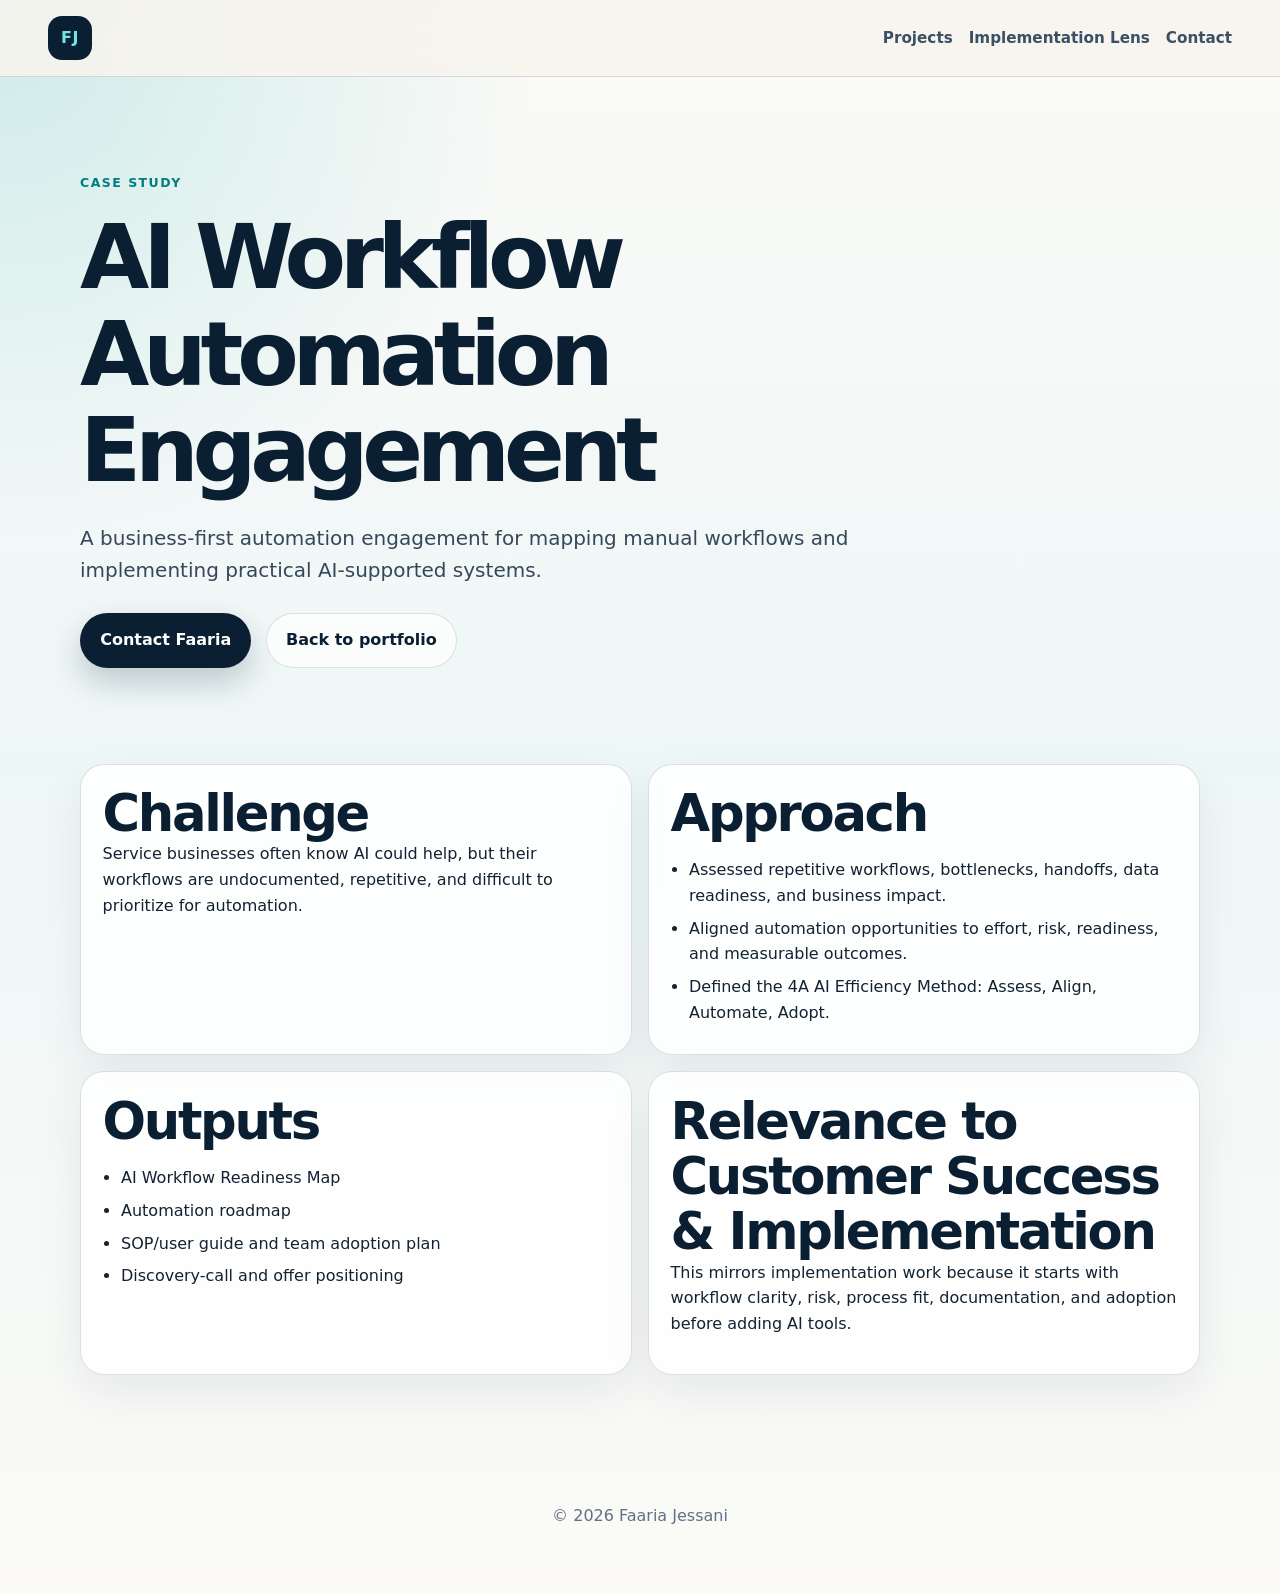
<file: case-studies/ai-workflow-automation.html>
<!doctype html><html lang="en"><head><meta charset="utf-8"><meta name="viewport" content="width=device-width, initial-scale=1"><title>AI Workflow Automation Engagement | Faaria Jessani</title><meta name="description" content="Case study: A business-first automation engagement for mapping manual workflows and implementing practical AI-supported systems."><link rel="stylesheet" href="../styles.css"></head><body><header class="site-header"><a class="logo" href="../index.html">FJ</a><nav><a href="../index.html#projects">Projects</a><a href="../index.html#implementation">Implementation Lens</a><a href="../index.html#contact">Contact</a></nav></header><main><section class="section-shell case-hero"><p class="eyebrow">Case study</p><h1>AI Workflow Automation Engagement</h1><p class="hero-subtitle">A business-first automation engagement for mapping manual workflows and implementing practical AI-supported systems.</p><div class="hero-actions"><a class="button primary" href="../index.html#contact">Contact Faaria</a><a class="button secondary" href="../index.html#projects">Back to portfolio</a></div></section><section class="section-shell case-layout"><article class="project-card"><h2>Challenge</h2><p>Service businesses often know AI could help, but their workflows are undocumented, repetitive, and difficult to prioritize for automation.</p></article><article class="project-card"><h2>Approach</h2><ul><li>Assessed repetitive workflows, bottlenecks, handoffs, data readiness, and business impact.</li><li>Aligned automation opportunities to effort, risk, readiness, and measurable outcomes.</li><li>Defined the 4A AI Efficiency Method: Assess, Align, Automate, Adopt.</li></ul></article><article class="project-card"><h2>Outputs</h2><ul><li>AI Workflow Readiness Map</li><li>Automation roadmap</li><li>SOP/user guide and team adoption plan</li><li>Discovery-call and offer positioning</li></ul></article><article class="project-card"><h2>Relevance to Customer Success & Implementation</h2><p>This mirrors implementation work because it starts with workflow clarity, risk, process fit, documentation, and adoption before adding AI tools.</p></article></section></main><footer><p>© 2026 Faaria Jessani</p></footer></body></html>
</file>
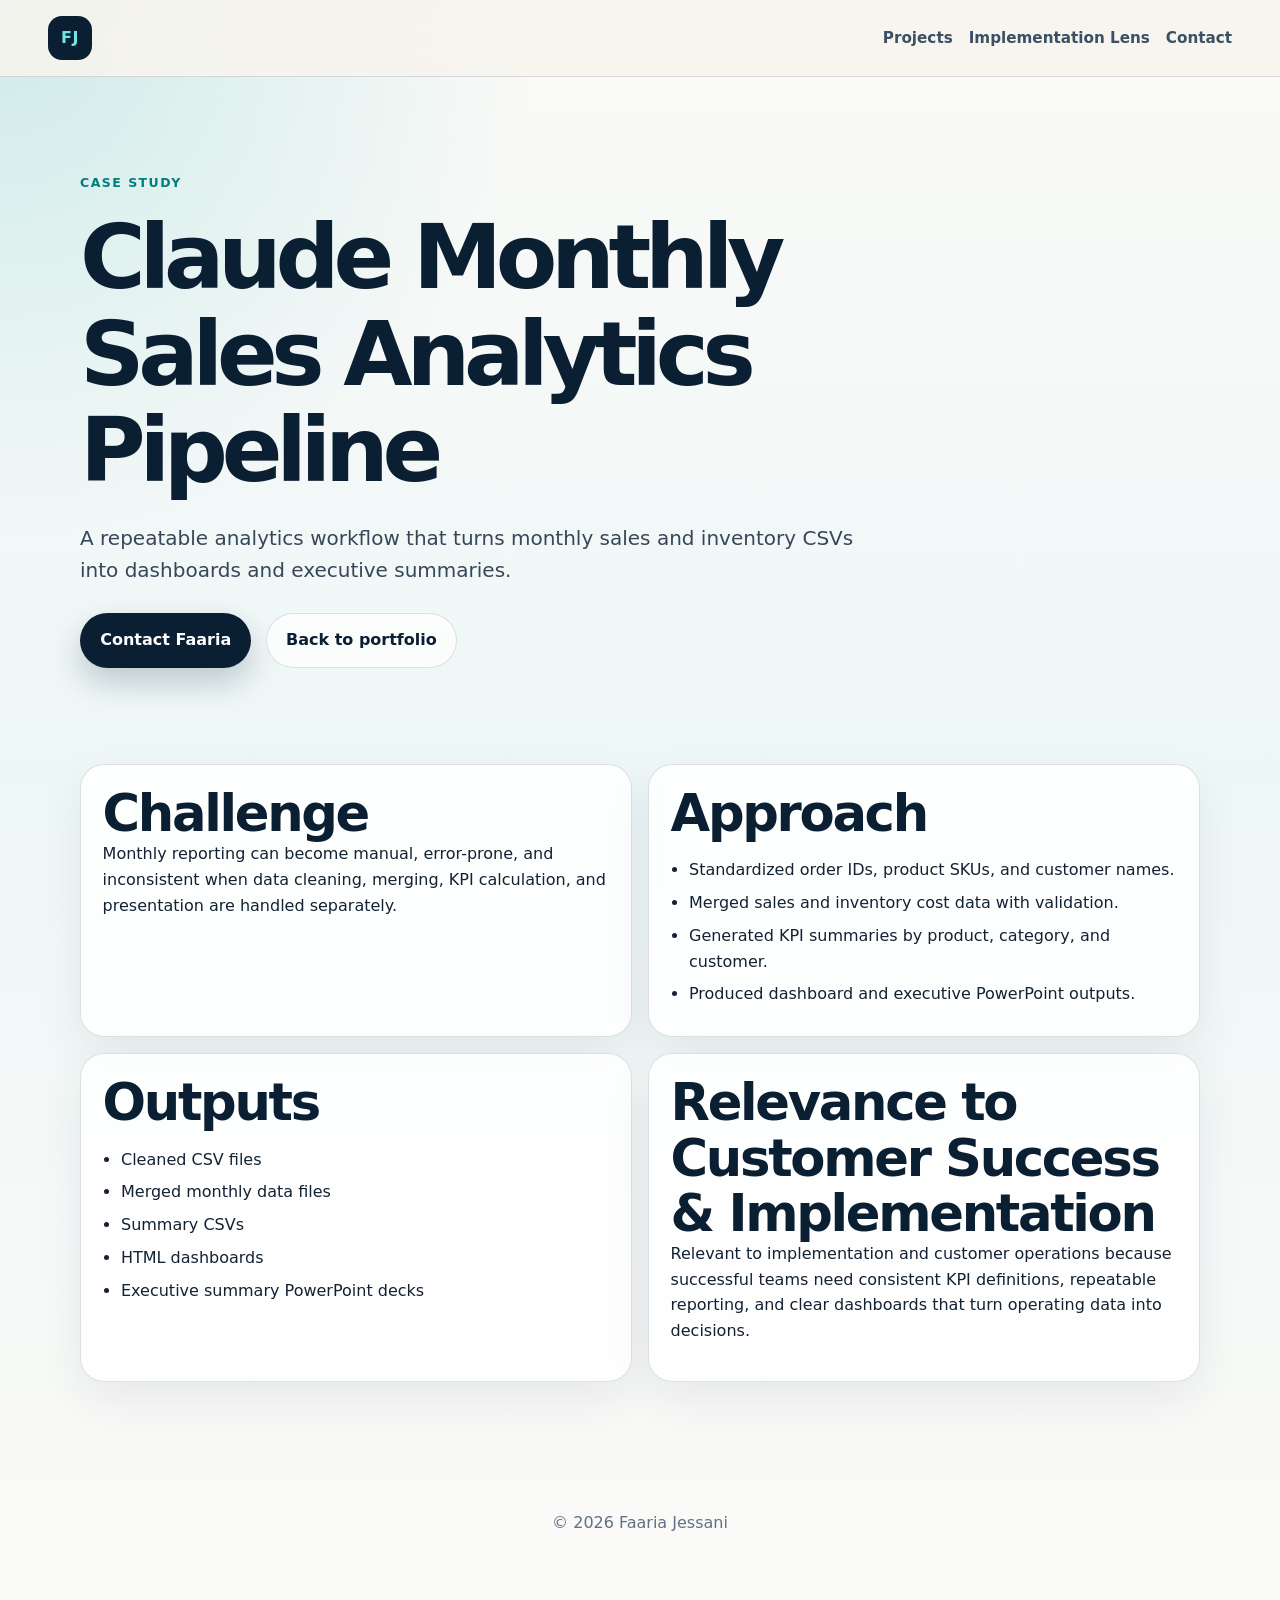
<file: case-studies/claude-analytics-pipeline.html>
<!doctype html><html lang="en"><head><meta charset="utf-8"><meta name="viewport" content="width=device-width, initial-scale=1"><title>Claude Monthly Sales Analytics Pipeline | Faaria Jessani</title><meta name="description" content="Case study: A repeatable analytics workflow that turns monthly sales and inventory CSVs into dashboards and executive summaries."><link rel="stylesheet" href="../styles.css"></head><body><header class="site-header"><a class="logo" href="../index.html">FJ</a><nav><a href="../index.html#projects">Projects</a><a href="../index.html#implementation">Implementation Lens</a><a href="../index.html#contact">Contact</a></nav></header><main><section class="section-shell case-hero"><p class="eyebrow">Case study</p><h1>Claude Monthly Sales Analytics Pipeline</h1><p class="hero-subtitle">A repeatable analytics workflow that turns monthly sales and inventory CSVs into dashboards and executive summaries.</p><div class="hero-actions"><a class="button primary" href="../index.html#contact">Contact Faaria</a><a class="button secondary" href="../index.html#projects">Back to portfolio</a></div></section><section class="section-shell case-layout"><article class="project-card"><h2>Challenge</h2><p>Monthly reporting can become manual, error-prone, and inconsistent when data cleaning, merging, KPI calculation, and presentation are handled separately.</p></article><article class="project-card"><h2>Approach</h2><ul><li>Standardized order IDs, product SKUs, and customer names.</li><li>Merged sales and inventory cost data with validation.</li><li>Generated KPI summaries by product, category, and customer.</li><li>Produced dashboard and executive PowerPoint outputs.</li></ul></article><article class="project-card"><h2>Outputs</h2><ul><li>Cleaned CSV files</li><li>Merged monthly data files</li><li>Summary CSVs</li><li>HTML dashboards</li><li>Executive summary PowerPoint decks</li></ul></article><article class="project-card"><h2>Relevance to Customer Success & Implementation</h2><p>Relevant to implementation and customer operations because successful teams need consistent KPI definitions, repeatable reporting, and clear dashboards that turn operating data into decisions.</p></article></section></main><footer><p>© 2026 Faaria Jessani</p></footer></body></html>
</file>
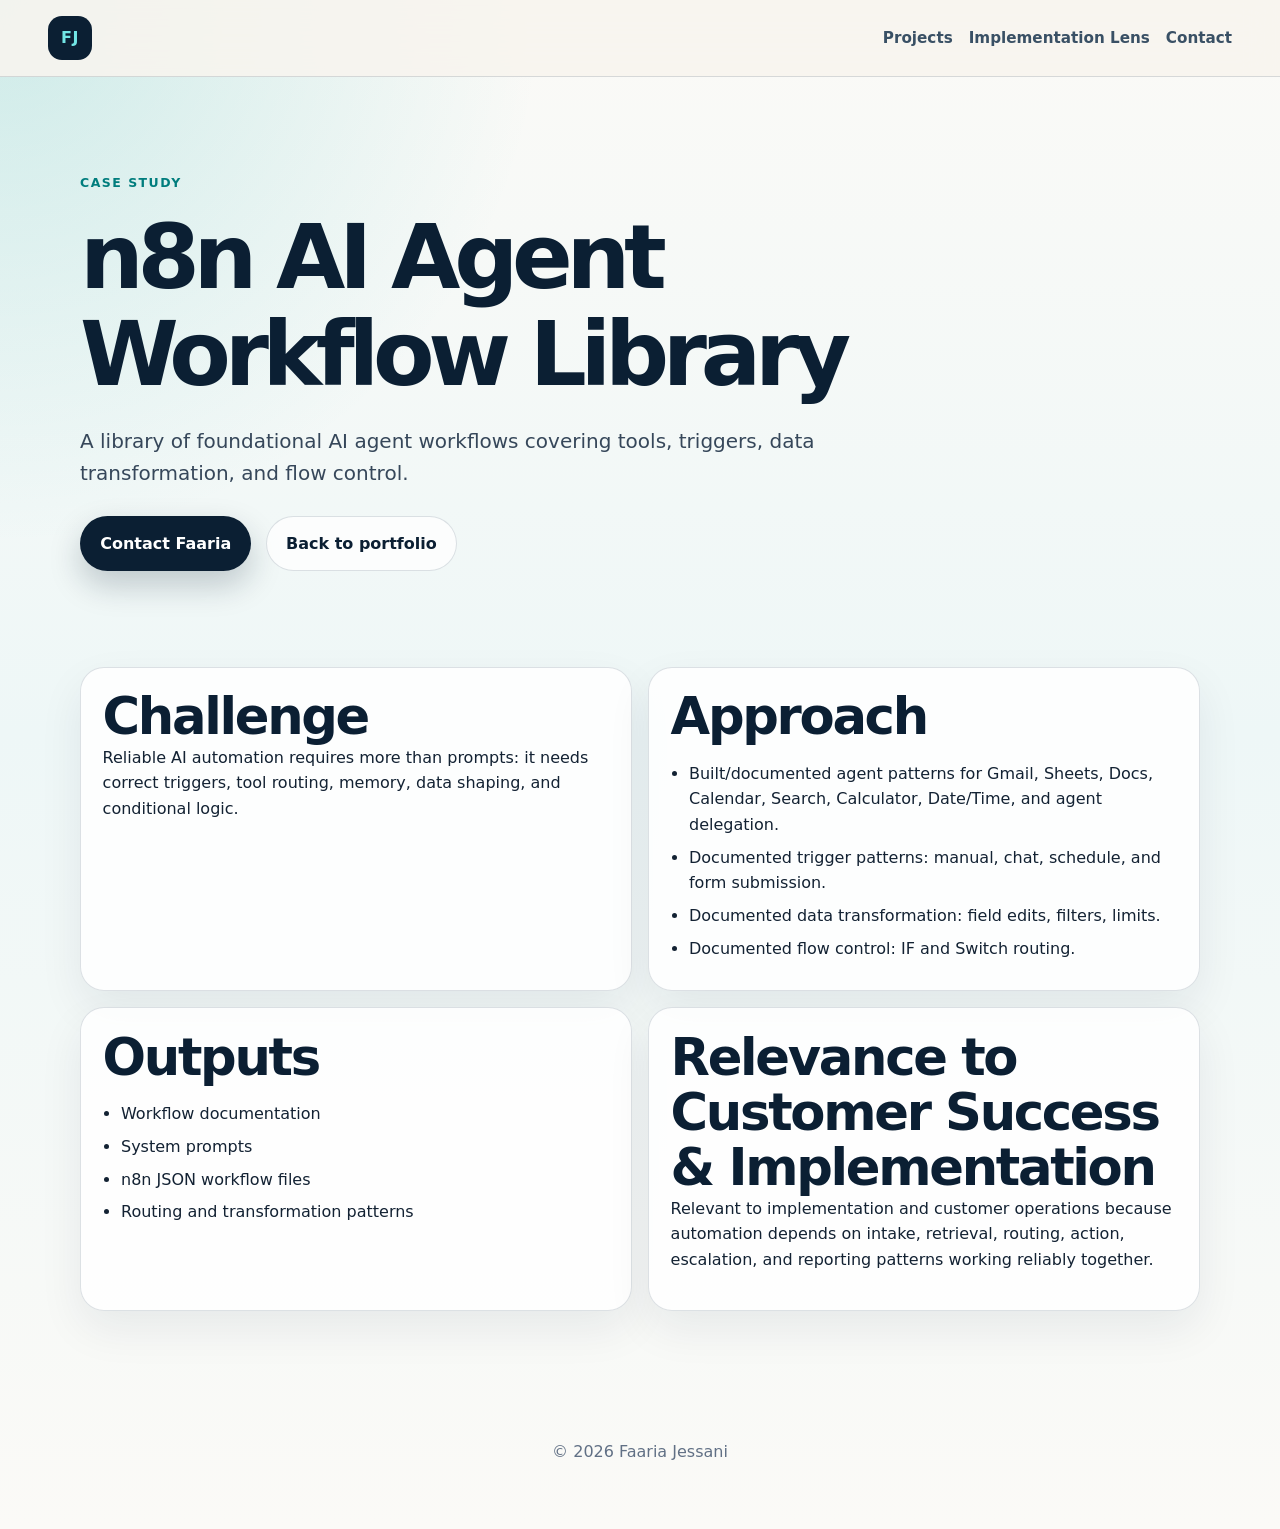
<file: case-studies/n8n-agent-library.html>
<!doctype html><html lang="en"><head><meta charset="utf-8"><meta name="viewport" content="width=device-width, initial-scale=1"><title>n8n AI Agent Workflow Library | Faaria Jessani</title><meta name="description" content="Case study: A library of foundational AI agent workflows covering tools, triggers, data transformation, and flow control."><link rel="stylesheet" href="../styles.css"></head><body><header class="site-header"><a class="logo" href="../index.html">FJ</a><nav><a href="../index.html#projects">Projects</a><a href="../index.html#implementation">Implementation Lens</a><a href="../index.html#contact">Contact</a></nav></header><main><section class="section-shell case-hero"><p class="eyebrow">Case study</p><h1>n8n AI Agent Workflow Library</h1><p class="hero-subtitle">A library of foundational AI agent workflows covering tools, triggers, data transformation, and flow control.</p><div class="hero-actions"><a class="button primary" href="../index.html#contact">Contact Faaria</a><a class="button secondary" href="../index.html#projects">Back to portfolio</a></div></section><section class="section-shell case-layout"><article class="project-card"><h2>Challenge</h2><p>Reliable AI automation requires more than prompts: it needs correct triggers, tool routing, memory, data shaping, and conditional logic.</p></article><article class="project-card"><h2>Approach</h2><ul><li>Built/documented agent patterns for Gmail, Sheets, Docs, Calendar, Search, Calculator, Date/Time, and agent delegation.</li><li>Documented trigger patterns: manual, chat, schedule, and form submission.</li><li>Documented data transformation: field edits, filters, limits.</li><li>Documented flow control: IF and Switch routing.</li></ul></article><article class="project-card"><h2>Outputs</h2><ul><li>Workflow documentation</li><li>System prompts</li><li>n8n JSON workflow files</li><li>Routing and transformation patterns</li></ul></article><article class="project-card"><h2>Relevance to Customer Success & Implementation</h2><p>Relevant to implementation and customer operations because automation depends on intake, retrieval, routing, action, escalation, and reporting patterns working reliably together.</p></article></section></main><footer><p>© 2026 Faaria Jessani</p></footer></body></html>
</file>
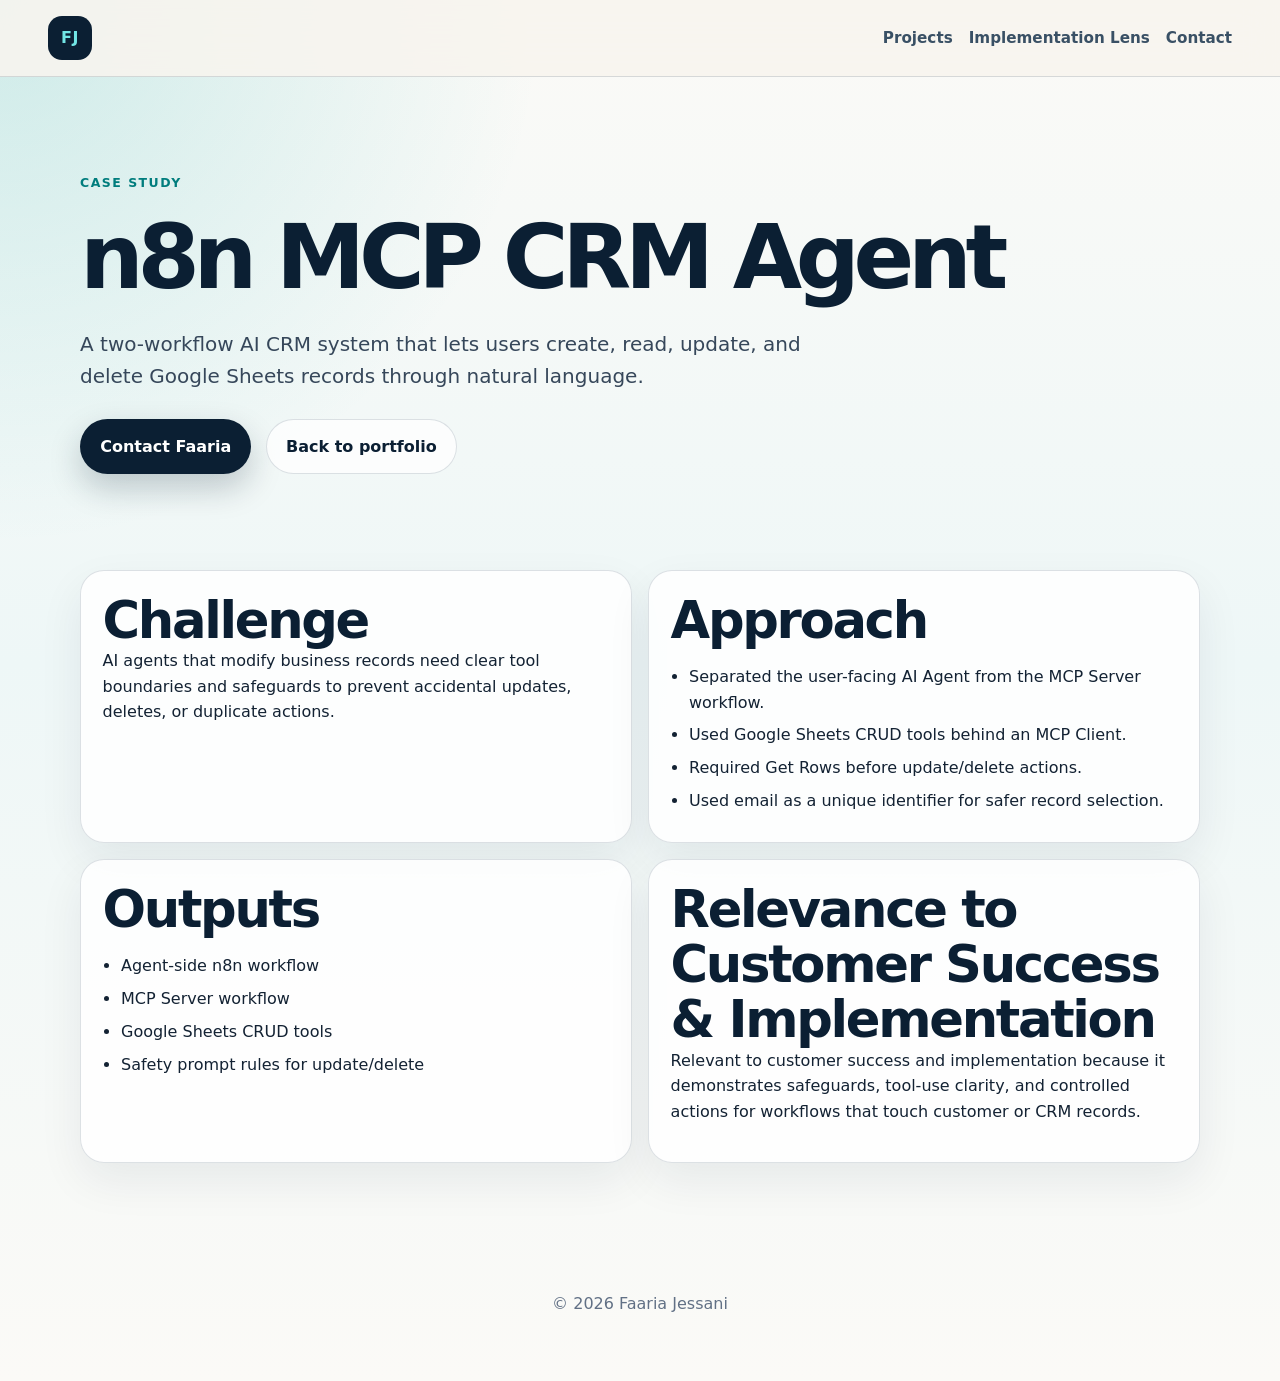
<file: case-studies/n8n-mcp-crm-agent.html>
<!doctype html><html lang="en"><head><meta charset="utf-8"><meta name="viewport" content="width=device-width, initial-scale=1"><title>n8n MCP CRM Agent | Faaria Jessani</title><meta name="description" content="Case study: A two-workflow AI CRM system that lets users create, read, update, and delete Google Sheets records through natural language."><link rel="stylesheet" href="../styles.css"></head><body><header class="site-header"><a class="logo" href="../index.html">FJ</a><nav><a href="../index.html#projects">Projects</a><a href="../index.html#implementation">Implementation Lens</a><a href="../index.html#contact">Contact</a></nav></header><main><section class="section-shell case-hero"><p class="eyebrow">Case study</p><h1>n8n MCP CRM Agent</h1><p class="hero-subtitle">A two-workflow AI CRM system that lets users create, read, update, and delete Google Sheets records through natural language.</p><div class="hero-actions"><a class="button primary" href="../index.html#contact">Contact Faaria</a><a class="button secondary" href="../index.html#projects">Back to portfolio</a></div></section><section class="section-shell case-layout"><article class="project-card"><h2>Challenge</h2><p>AI agents that modify business records need clear tool boundaries and safeguards to prevent accidental updates, deletes, or duplicate actions.</p></article><article class="project-card"><h2>Approach</h2><ul><li>Separated the user-facing AI Agent from the MCP Server workflow.</li><li>Used Google Sheets CRUD tools behind an MCP Client.</li><li>Required Get Rows before update/delete actions.</li><li>Used email as a unique identifier for safer record selection.</li></ul></article><article class="project-card"><h2>Outputs</h2><ul><li>Agent-side n8n workflow</li><li>MCP Server workflow</li><li>Google Sheets CRUD tools</li><li>Safety prompt rules for update/delete</li></ul></article><article class="project-card"><h2>Relevance to Customer Success & Implementation</h2><p>Relevant to customer success and implementation because it demonstrates safeguards, tool-use clarity, and controlled actions for workflows that touch customer or CRM records.</p></article></section></main><footer><p>© 2026 Faaria Jessani</p></footer></body></html>
</file>
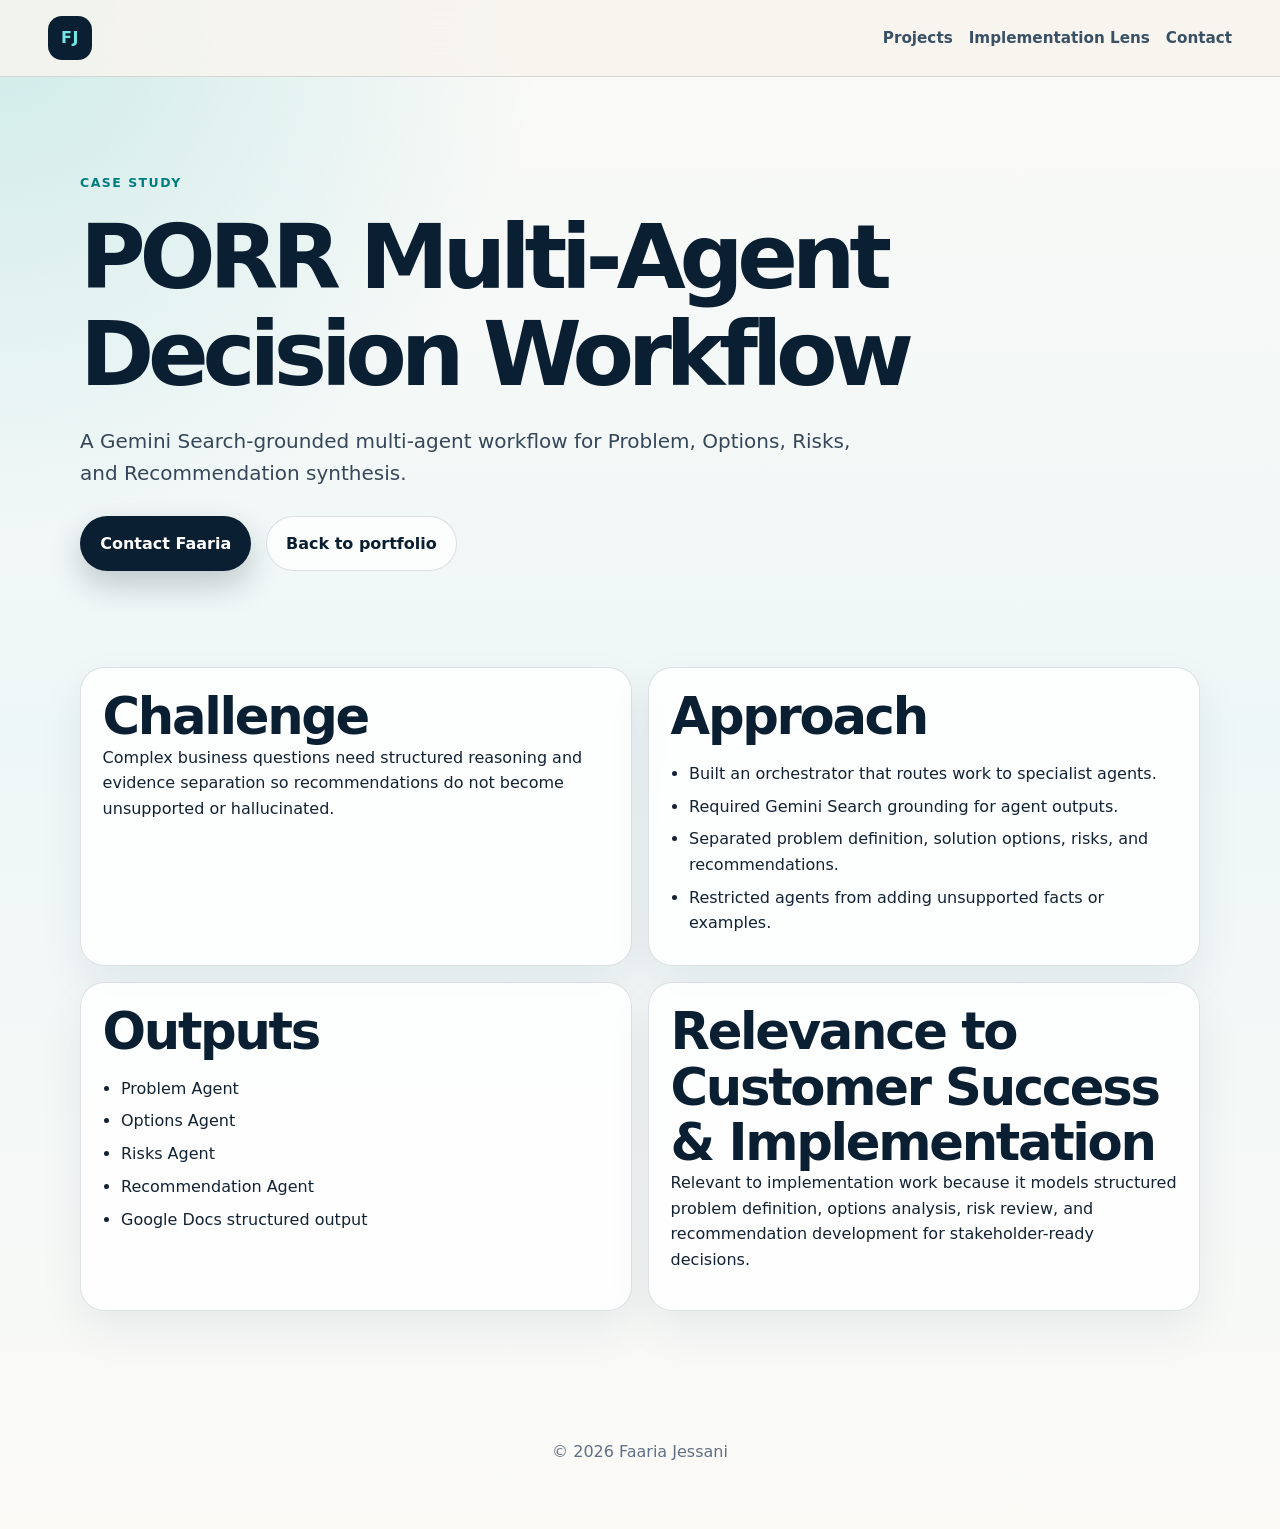
<file: case-studies/porr-multi-agent-workflow.html>
<!doctype html><html lang="en"><head><meta charset="utf-8"><meta name="viewport" content="width=device-width, initial-scale=1"><title>PORR Multi-Agent Decision Workflow | Faaria Jessani</title><meta name="description" content="Case study: A Gemini Search-grounded multi-agent workflow for Problem, Options, Risks, and Recommendation synthesis."><link rel="stylesheet" href="../styles.css"></head><body><header class="site-header"><a class="logo" href="../index.html">FJ</a><nav><a href="../index.html#projects">Projects</a><a href="../index.html#implementation">Implementation Lens</a><a href="../index.html#contact">Contact</a></nav></header><main><section class="section-shell case-hero"><p class="eyebrow">Case study</p><h1>PORR Multi-Agent Decision Workflow</h1><p class="hero-subtitle">A Gemini Search-grounded multi-agent workflow for Problem, Options, Risks, and Recommendation synthesis.</p><div class="hero-actions"><a class="button primary" href="../index.html#contact">Contact Faaria</a><a class="button secondary" href="../index.html#projects">Back to portfolio</a></div></section><section class="section-shell case-layout"><article class="project-card"><h2>Challenge</h2><p>Complex business questions need structured reasoning and evidence separation so recommendations do not become unsupported or hallucinated.</p></article><article class="project-card"><h2>Approach</h2><ul><li>Built an orchestrator that routes work to specialist agents.</li><li>Required Gemini Search grounding for agent outputs.</li><li>Separated problem definition, solution options, risks, and recommendations.</li><li>Restricted agents from adding unsupported facts or examples.</li></ul></article><article class="project-card"><h2>Outputs</h2><ul><li>Problem Agent</li><li>Options Agent</li><li>Risks Agent</li><li>Recommendation Agent</li><li>Google Docs structured output</li></ul></article><article class="project-card"><h2>Relevance to Customer Success & Implementation</h2><p>Relevant to implementation work because it models structured problem definition, options analysis, risk review, and recommendation development for stakeholder-ready decisions.</p></article></section></main><footer><p>© 2026 Faaria Jessani</p></footer></body></html>
</file>
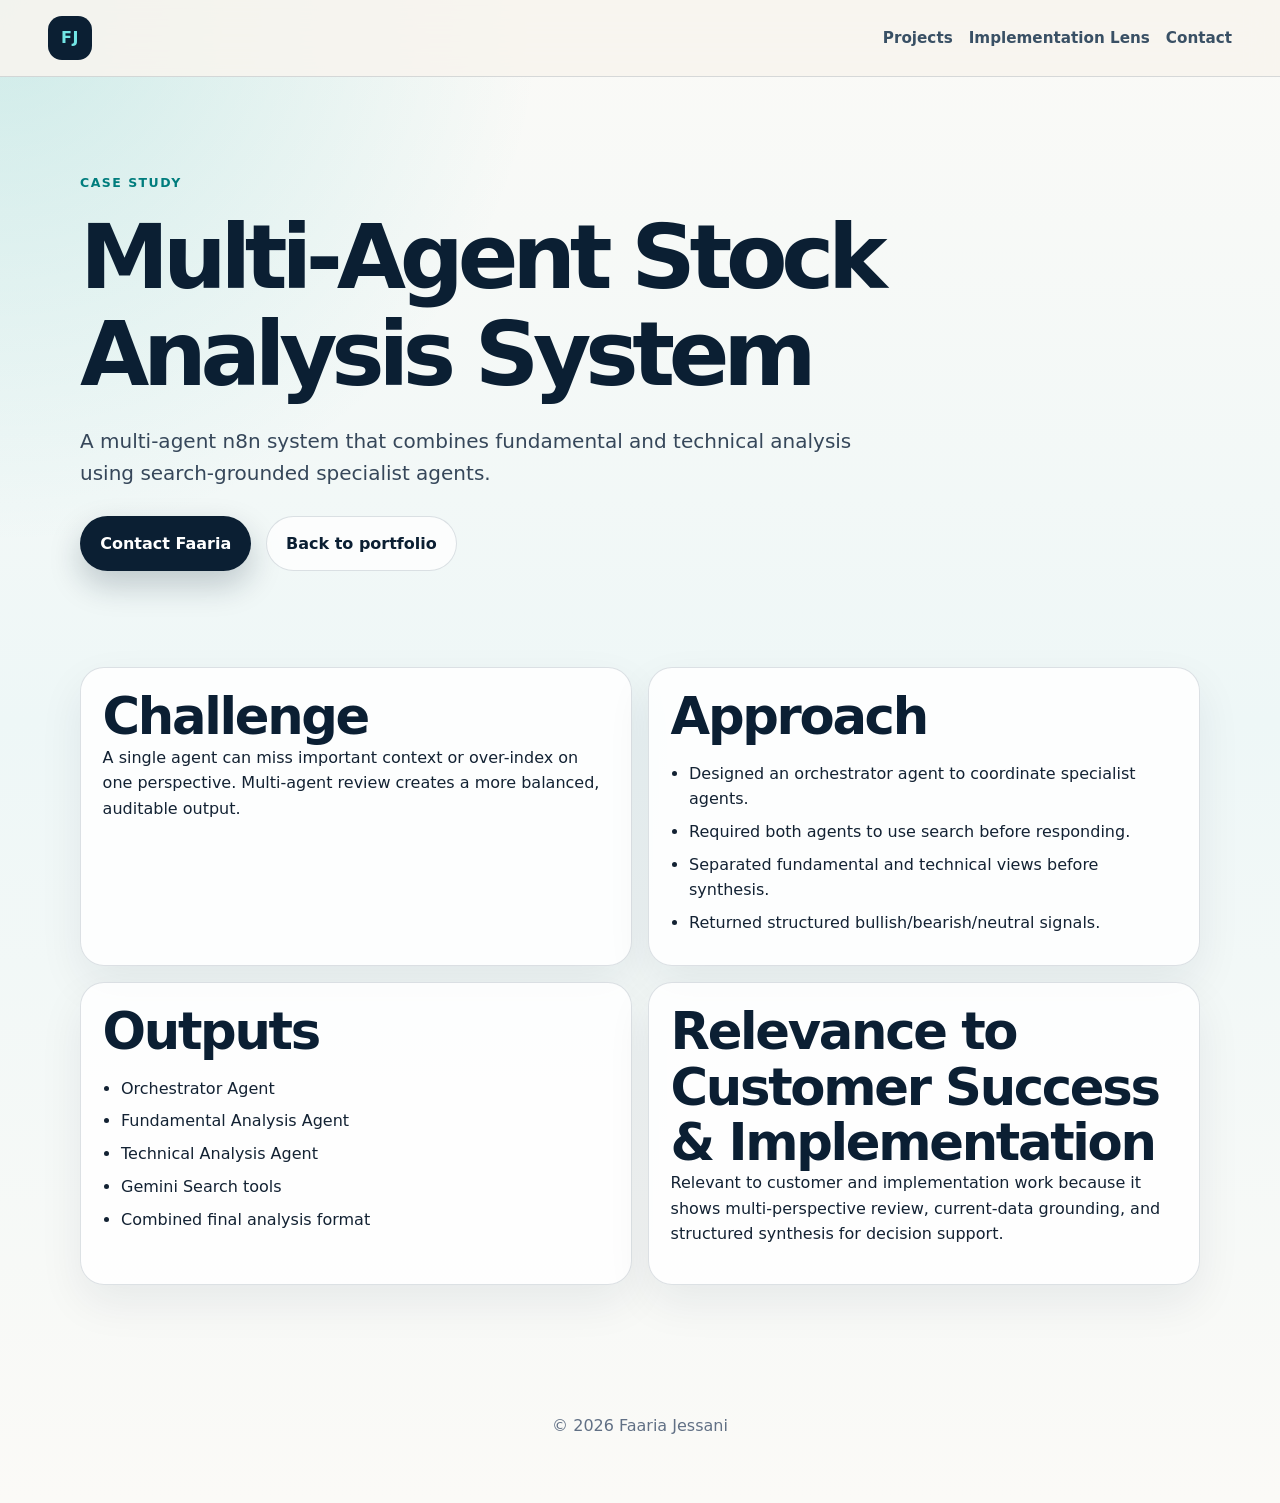
<file: case-studies/stock-analysis-agent.html>
<!doctype html><html lang="en"><head><meta charset="utf-8"><meta name="viewport" content="width=device-width, initial-scale=1"><title>Multi-Agent Stock Analysis System | Faaria Jessani</title><meta name="description" content="Case study: A multi-agent n8n system that combines fundamental and technical analysis using search-grounded specialist agents."><link rel="stylesheet" href="../styles.css"></head><body><header class="site-header"><a class="logo" href="../index.html">FJ</a><nav><a href="../index.html#projects">Projects</a><a href="../index.html#implementation">Implementation Lens</a><a href="../index.html#contact">Contact</a></nav></header><main><section class="section-shell case-hero"><p class="eyebrow">Case study</p><h1>Multi-Agent Stock Analysis System</h1><p class="hero-subtitle">A multi-agent n8n system that combines fundamental and technical analysis using search-grounded specialist agents.</p><div class="hero-actions"><a class="button primary" href="../index.html#contact">Contact Faaria</a><a class="button secondary" href="../index.html#projects">Back to portfolio</a></div></section><section class="section-shell case-layout"><article class="project-card"><h2>Challenge</h2><p>A single agent can miss important context or over-index on one perspective. Multi-agent review creates a more balanced, auditable output.</p></article><article class="project-card"><h2>Approach</h2><ul><li>Designed an orchestrator agent to coordinate specialist agents.</li><li>Required both agents to use search before responding.</li><li>Separated fundamental and technical views before synthesis.</li><li>Returned structured bullish/bearish/neutral signals.</li></ul></article><article class="project-card"><h2>Outputs</h2><ul><li>Orchestrator Agent</li><li>Fundamental Analysis Agent</li><li>Technical Analysis Agent</li><li>Gemini Search tools</li><li>Combined final analysis format</li></ul></article><article class="project-card"><h2>Relevance to Customer Success & Implementation</h2><p>Relevant to customer and implementation work because it shows multi-perspective review, current-data grounding, and structured synthesis for decision support.</p></article></section></main><footer><p>© 2026 Faaria Jessani</p></footer></body></html>
</file>
<file: styles.css>
:root {
  --navy: #0b1f33;
  --navy-2: #112d47;
  --teal: #00a7a7;
  --cyan: #72e5e5;
  --gold: #f5c76b;
  --cream: #f7f4ee;
  --white: #ffffff;
  --muted: #617085;
  --ink: #132233;
  --card: rgba(255, 255, 255, 0.84);
  --border: rgba(17, 45, 71, 0.14);
  --shadow: 0 24px 70px rgba(8, 31, 53, 0.14);
}

* { box-sizing: border-box; }
html { scroll-behavior: smooth; }
body {
  margin: 0;
  font-family: Inter, ui-sans-serif, system-ui, -apple-system, BlinkMacSystemFont, "Segoe UI", sans-serif;
  color: var(--ink);
  background:
    radial-gradient(circle at top left, rgba(0, 167, 167, 0.18), transparent 34rem),
    linear-gradient(180deg, #fbfaf7 0%, #eef7f7 48%, #fbfaf7 100%);
  line-height: 1.6;
}

a { color: inherit; }
.site-header {
  position: sticky;
  top: 0;
  z-index: 10;
  display: flex;
  align-items: center;
  justify-content: space-between;
  gap: 1rem;
  padding: 1rem clamp(1rem, 4vw, 3rem);
  background: rgba(247, 244, 238, 0.88);
  border-bottom: 1px solid var(--border);
  backdrop-filter: blur(18px);
}
.logo {
  width: 44px;
  height: 44px;
  display: grid;
  place-items: center;
  border-radius: 14px;
  background: var(--navy);
  color: var(--cyan);
  text-decoration: none;
  font-weight: 800;
  letter-spacing: 0.04em;
}
nav {
  display: flex;
  flex-wrap: wrap;
  justify-content: flex-end;
  gap: 0.35rem 1rem;
  color: var(--navy-2);
  font-weight: 650;
  font-size: 0.95rem;
}
nav a { text-decoration: none; opacity: 0.82; }
nav a:hover { color: var(--teal); opacity: 1; }
.section-shell {
  width: min(1120px, calc(100% - 2rem));
  margin: 0 auto;
  padding: clamp(3.5rem, 8vw, 6rem) 0;
}
.hero {
  display: grid;
  grid-template-columns: minmax(0, 1.35fr) minmax(300px, 0.65fr);
  align-items: center;
  gap: clamp(2rem, 6vw, 4rem);
  min-height: calc(100vh - 78px);
}
.eyebrow {
  margin: 0 0 1rem;
  color: #007d7d;
  font-weight: 800;
  text-transform: uppercase;
  letter-spacing: 0.12em;
  font-size: 0.78rem;
}
h1, h2, h3 { line-height: 1.08; color: var(--navy); }
h1 {
  margin: 0;
  font-size: clamp(2.8rem, 7vw, 5.9rem);
  letter-spacing: -0.07em;
  max-width: 950px;
}
h2 {
  margin: 0;
  font-size: clamp(2rem, 4vw, 3.5rem);
  letter-spacing: -0.045em;
}
h3 { margin: 0 0 0.75rem; font-size: 1.25rem; letter-spacing: -0.02em; }
p { margin-top: 0; }
.hero-subtitle {
  max-width: 780px;
  margin: 1.4rem 0 1.7rem;
  font-size: clamp(1.05rem, 2vw, 1.25rem);
  color: #36475a;
}
.hero-actions { display: flex; flex-wrap: wrap; gap: 0.9rem; align-items: center; }
.hero-actions.center { justify-content: center; }
.button {
  display: inline-flex;
  align-items: center;
  justify-content: center;
  min-height: 48px;
  padding: 0.85rem 1.2rem;
  border-radius: 999px;
  font-weight: 800;
  text-decoration: none;
  border: 1px solid transparent;
  transition: transform 180ms ease, box-shadow 180ms ease, background 180ms ease;
}
.button:hover { transform: translateY(-2px); }
.button.primary { background: var(--navy); color: var(--white); box-shadow: 0 14px 32px rgba(11, 31, 51, 0.22); }
.button.secondary { background: rgba(255,255,255,0.74); color: var(--navy); border-color: var(--border); }
.trust-list {
  display: flex;
  flex-wrap: wrap;
  gap: 0.65rem;
  padding: 0;
  margin: 1.25rem 0 0;
  list-style: none;
  color: var(--muted);
}
.trust-list li {
  padding: 0.45rem 0.72rem;
  border: 1px solid var(--border);
  border-radius: 999px;
  background: rgba(255,255,255,0.58);
}
.hero-card {
  padding: 1.35rem;
  border: 1px solid var(--border);
  border-radius: 30px;
  background: linear-gradient(160deg, rgba(11,31,51,0.96), rgba(17,45,71,0.9));
  color: #dceff1;
  box-shadow: var(--shadow);
}
.metric-card {
  padding: 1.2rem;
  border-radius: 24px;
  background: rgba(255,255,255,0.08);
  border: 1px solid rgba(255,255,255,0.14);
}
.metric-number { display: block; font-size: 5rem; line-height: 0.9; font-weight: 900; color: var(--cyan); }
.metric-label { display: block; margin-top: 0.35rem; font-weight: 700; }
.stack-grid {
  display: grid;
  grid-template-columns: repeat(2, 1fr);
  gap: 0.6rem;
  margin: 1rem 0;
}
.stack-grid span {
  padding: 0.7rem;
  text-align: center;
  border-radius: 16px;
  background: rgba(114,229,229,0.11);
  color: #efffff;
  font-weight: 800;
}
.split-section {
  display: grid;
  grid-template-columns: 0.8fr 1.2fr;
  gap: clamp(2rem, 5vw, 4rem);
  border-top: 1px solid var(--border);
}
.fit-grid, .scorecard-grid {
  display: grid;
  grid-template-columns: repeat(2, minmax(0, 1fr));
  gap: 1rem;
}
.fit-grid article, .scorecard-grid article, .project-card, .proof-list, .map-table {
  background: var(--card);
  border: 1px solid var(--border);
  border-radius: 24px;
  box-shadow: 0 18px 45px rgba(8,31,53,0.07);
}
.fit-grid article, .scorecard-grid article { padding: 1.25rem; }
.section-heading { max-width: 790px; margin-bottom: 2rem; }
.project-grid {
  display: grid;
  grid-template-columns: repeat(2, minmax(0, 1fr));
  gap: 1rem;
}
.project-card { padding: 1.35rem; }
.project-card.featured { grid-column: 1 / -1; background: linear-gradient(135deg, rgba(255,255,255,0.92), rgba(220,251,251,0.74)); }
.project-card ul, .proof-list ul { padding-left: 1.15rem; margin-bottom: 0; }
.project-card li, .proof-list li { margin: 0.45rem 0; }
.project-topline {
  display: flex;
  justify-content: space-between;
  flex-wrap: wrap;
  gap: 0.5rem;
  margin-bottom: 1rem;
  color: #007d7d;
  font-size: 0.78rem;
  text-transform: uppercase;
  letter-spacing: 0.08em;
  font-weight: 850;
}
.role-map { padding-top: 0; }
.map-table { overflow: hidden; }
.map-table > div {
  display: grid;
  grid-template-columns: 0.8fr 1.2fr;
  gap: 1rem;
  padding: 1rem 1.2rem;
  border-bottom: 1px solid var(--border);
}
.map-table > div:last-child { border-bottom: 0; }
.table-head { background: var(--navy); color: var(--white); font-weight: 850; }
.scorecard-grid article span {
  display: inline-flex;
  width: 42px;
  height: 42px;
  align-items: center;
  justify-content: center;
  margin-bottom: 1rem;
  border-radius: 14px;
  background: rgba(0,167,167,0.12);
  color: #007d7d;
  font-weight: 900;
}
.proof-section {
  display: grid;
  grid-template-columns: 0.8fr 1.2fr;
  gap: 2rem;
}
.proof-list { padding: 1.35rem; }
.final-cta {
  text-align: center;
  width: min(900px, calc(100% - 2rem));
}
.final-cta p:not(.eyebrow) { color: #3f5063; font-size: 1.1rem; }
.placeholder-note {
  margin-top: 1rem;
  font-size: 0.95rem !important;
  color: var(--muted) !important;
}
footer {
  padding: 2rem 1rem 3rem;
  text-align: center;
  color: var(--muted);
}
@media (max-width: 860px) {
  .site-header { align-items: flex-start; }
  nav { font-size: 0.84rem; }
  .hero, .split-section, .proof-section { grid-template-columns: 1fr; min-height: auto; }
  .project-grid, .fit-grid, .scorecard-grid { grid-template-columns: 1fr; }
  .map-table > div { grid-template-columns: 1fr; }
  h1 { font-size: clamp(2.45rem, 13vw, 4rem); }
}
@media (max-width: 520px) {
  .site-header { position: static; }
  nav { justify-content: flex-start; }
  .button { width: 100%; }
  .stack-grid { grid-template-columns: 1fr; }
  .section-shell { width: min(100% - 1rem, 1120px); }
  .hero-card, .project-card, .fit-grid article, .scorecard-grid article, .proof-list, .map-table { border-radius: 18px; }
}

.visual-grid { display: grid; grid-template-columns: repeat(2, minmax(0, 1fr)); gap: 1rem; }
.visual-grid figure { margin: 0; padding: 0.8rem; background: var(--card); border: 1px solid var(--border); border-radius: 24px; box-shadow: 0 18px 45px rgba(8,31,53,0.07); }
.visual-grid img { width: 100%; aspect-ratio: 16 / 10; object-fit: contain; background: #eef7f7; border-radius: 18px; display: block; }
.visual-grid figcaption { margin-top: 0.65rem; color: var(--muted); font-weight: 750; }
.text-link { display: inline-flex; margin-top: 1rem; color: #007d7d; font-weight: 850; text-decoration: none; }
.text-link:hover { text-decoration: underline; }
.case-layout { display: grid; grid-template-columns: repeat(2, minmax(0, 1fr)); gap: 1rem; padding-top: 0; }
.case-hero { min-height: auto; }
@media (max-width: 860px) { .visual-grid, .case-layout { grid-template-columns: 1fr; } }

.contact-minimal {
  display: grid;
  grid-template-columns: minmax(0, 0.9fr) minmax(320px, 1.1fr);
  gap: clamp(1.5rem, 5vw, 4rem);
  align-items: start;
  border-top: 1px solid var(--border);
}
.contact-intro h2 { max-width: 680px; }
.contact-intro > p:not(.eyebrow) {
  margin-top: 1rem;
  color: #3f5063;
  font-size: 1.08rem;
}
.contact-links {
  display: flex;
  flex-wrap: wrap;
  gap: 0.7rem 1rem;
  margin-top: 1.4rem;
}
.contact-links a {
  color: var(--navy);
  font-weight: 850;
  text-decoration: none;
  border-bottom: 2px solid rgba(0, 167, 167, 0.28);
}
.contact-links a:hover { color: #007d7d; border-bottom-color: #007d7d; }
.contact-form {
  display: grid;
  gap: 0.75rem;
  padding: clamp(1rem, 3vw, 1.5rem);
  background: rgba(255, 255, 255, 0.86);
  border: 1px solid var(--border);
  border-radius: 24px;
  box-shadow: 0 18px 45px rgba(8,31,53,0.07);
}
.contact-form label {
  color: var(--navy);
  font-size: 0.9rem;
  font-weight: 850;
}
.contact-form input,
.contact-form textarea {
  width: 100%;
  border: 1px solid rgba(17, 45, 71, 0.2);
  border-radius: 14px;
  padding: 0.9rem 1rem;
  color: var(--ink);
  background: #fff;
  font: inherit;
}
.contact-form input:focus,
.contact-form textarea:focus {
  outline: 3px solid rgba(0, 167, 167, 0.18);
  border-color: var(--teal);
}
.contact-form button {
  width: fit-content;
  border: 0;
  cursor: pointer;
  margin-top: 0.25rem;
}
.form-note {
  margin: 0.2rem 0 0;
  color: var(--muted);
  font-size: 0.92rem;
}
.form-note a { color: #007d7d; font-weight: 850; }
@media (max-width: 860px) {
  .contact-minimal { grid-template-columns: 1fr; }
  .contact-form button { width: 100%; }
}
</file>
